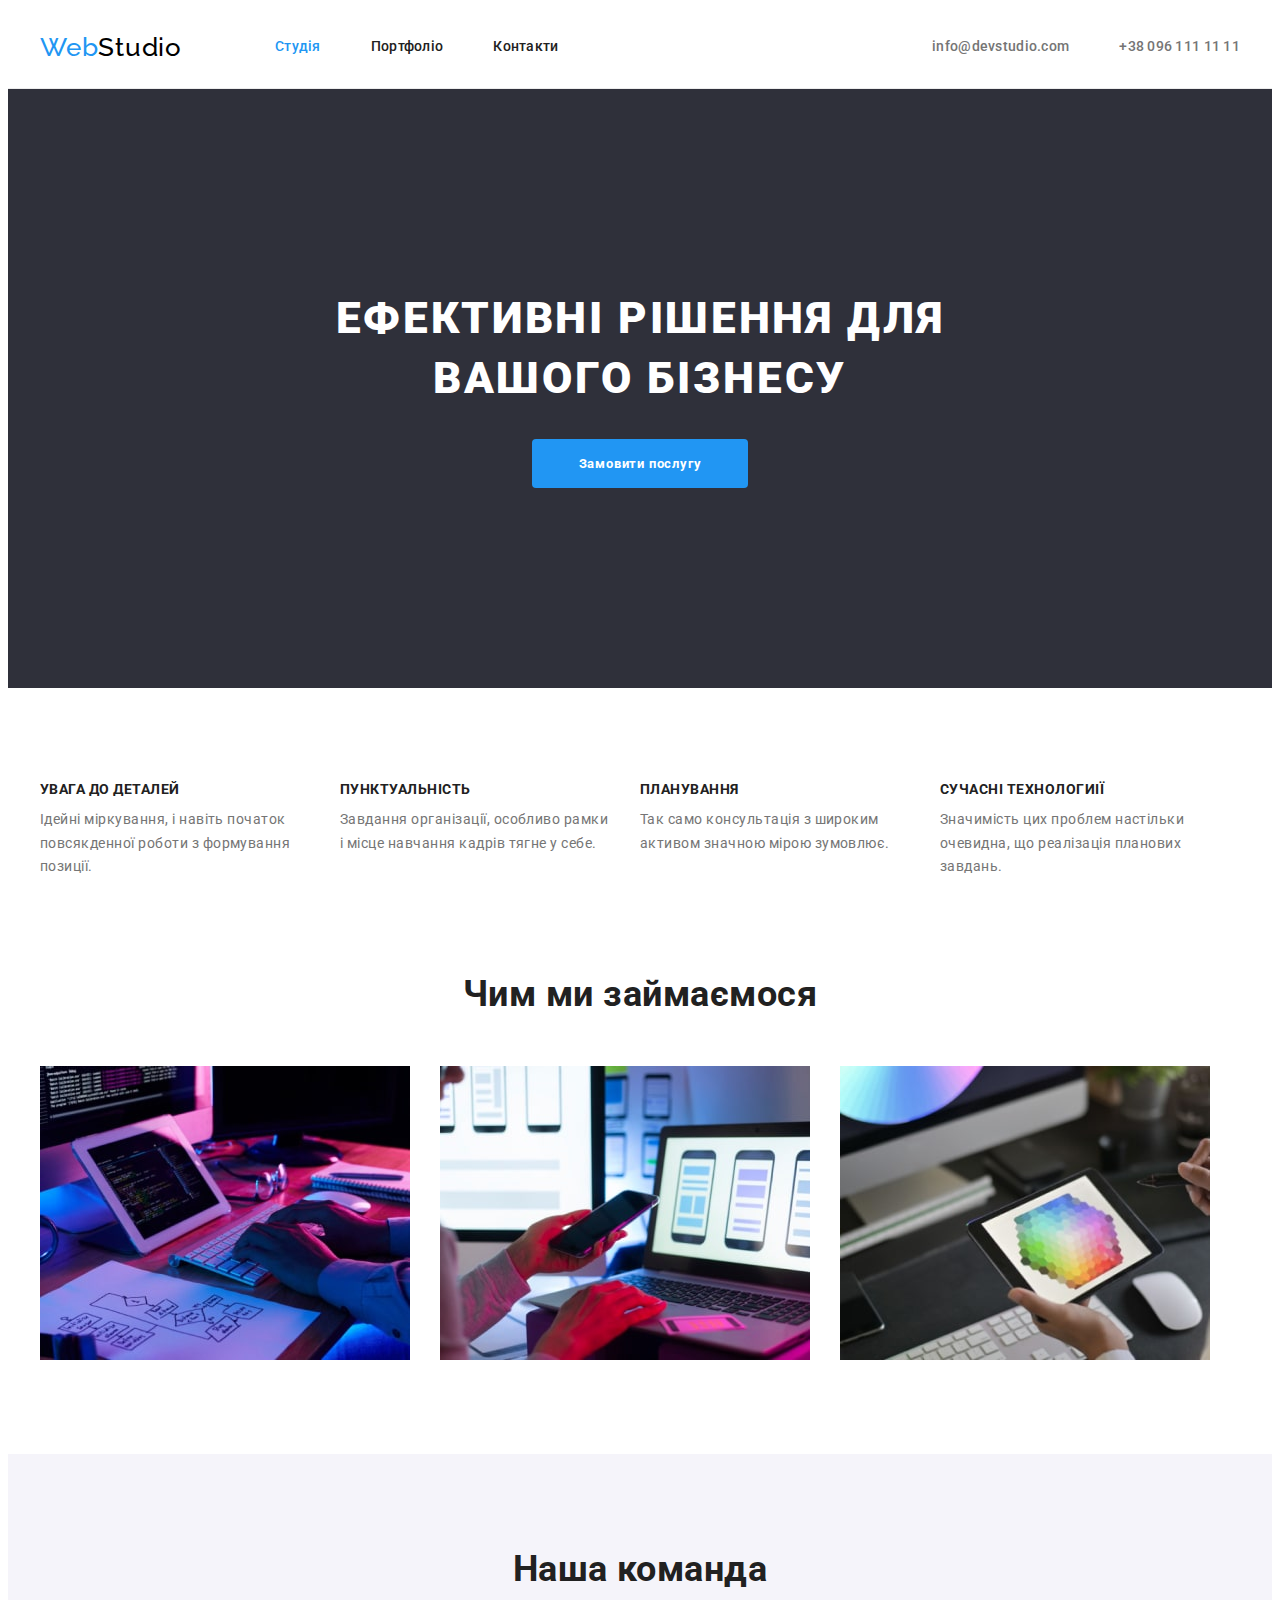
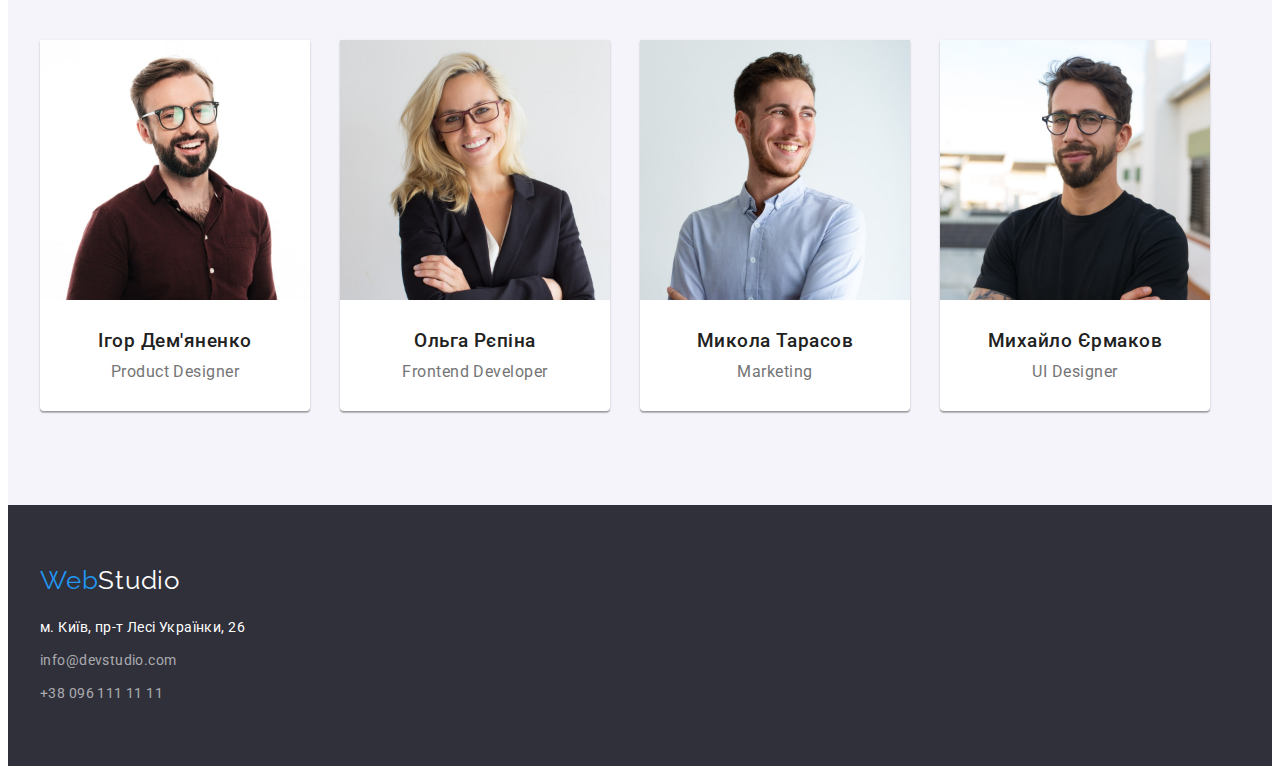
<file: index.html>
<!DOCTYPE html>
<html lang="uk">
  <head>
    <meta charset="UTF-8" />
    <meta http-equiv="X-UA-Compatible" content="IE=edge" />
    <meta name="viewport" content="width=device-width, initial-scale=1.0" />
    <title>Document</title>
    <link rel="preconnect" href="https://fonts.googleapis.com" />
    <link rel="preconnect" href="https://fonts.gstatic.com" crossorigin />

    <link
      href="https://fonts.googleapis.com/css2?family=Raleway:wght@700&family=Roboto:wght@400;500;700;900&display=swap"
      rel="stylesheet"
    />

    <link
      rel="stylesheet"
      href="https://cdnjs.cloudflare.com/ajax/libs/modern-normalize/1.1.0/modern-normalize.min.css"
      integrity="sha512-wpPYUAdjBVSE4KJnH1VR1HeZfpl1ub8YT/NKx4PuQ5NmX2tKuGu6U/JRp5y+Y8XG2tV+wKQpNHVUX03MfMFn9Q=="
      crossorigin="anonymous"
      referrerpolicy="no-referrer"
    />

    <link rel="stylesheet" href="./css/styles.css" />
  </head>

  <body>
    <header class="header">
      <div class="container header-container">
        <a href="" class="logo">Web<span class="header-logo">Studio</span></a>
        <nav>
          <ul class="header-list list">
            <li class="header-item">
              <a href="./index.html" class="link current">Студія</a>
            </li>
            <li class="header-item">
              <a href="./portfolio.html" class="link">Портфоліо</a>
            </li>
            <li class="header-item">
              <a href="" class="link">Контакти</a>
            </li>
          </ul>
        </nav>
        <ul class="header-contacts list">
          <li class="header-item">
            <a href="mailto:info@devstudio.com" class="header-contacts link">info@devstudio.com</a>
          </li>
          <li class="header-item">
            <a href="tel:+380961111111" class="header-contacts link">+38 096 111 11 11</a>
          </li>
        </ul>
      </div>
    </header>

    <main>
      <section class="hero">
        <div class="container">
          <h1 class="hero-title">Ефективні рішення для вашого бізнесу</h1>
          <button type="button" class="hero-btn">Замовити послугу</button>
        </div>
      </section>

      <!-- Особливості -->

      <section class="section">
        <div class="container qualities">
          <h2 class="visually-hidden">Особливості</h2>
          <ul class="qualities">
            <li class="qualities-item">
              <h3 class="qualities-title">Увага до деталей</h3>
              <p class="qualities-text">
                Ідейні міркування, і навіть початок повсякденної роботи з формування позиції.
              </p>
            </li>
            <li class="qualities-item">
              <h3 class="qualities-title">Пунктуальність</h3>
              <p class="qualities-text">
                Завдання організації, особливо рамки і місце навчання кадрів тягне у себе.
              </p>
            </li>
            <li class="qualities-item">
              <h3 class="qualities-title">Планування</h3>
              <p class="qualities-text">
                Так само консультація з широким активом значною мірою зумовлює.
              </p>
            </li>
            <li class="qualities-item">
              <h3 class="qualities-title">Сучасні технологиії</h3>
              <p class="qualities-text">
                Значимість цих проблем настільки очевидна, що реалізація планових завдань.
              </p>
            </li>
          </ul>
        </div>
      </section>

      <!-- Чим ми займаємося -->
      <section class="section work">
        <div class="container work">
          <h2 class="section-title">Чим ми займаємося</h2>
          <ul class="work-list list">
            <li class="work-item">
              <img src="./images/img1.jpg" alt="верстка" width="370" />
            </li>

            <li class="work-item">
              <img src="./images/img2.jpg" alt="розробка додатків" width="370" />
            </li>

            <li class="work-item">
              <img src="./images/img3.jpg" alt="дизайн" width="370" />
            </li>
          </ul>
        </div>
      </section>

      <!-- Команда -->

      <section class="section team">
        <div class="container">
          <h2 class="section-title">Наша команда</h2>
          <ul class="team-list list">
            <li class="team-item">
              <img src="./images/photo1.jpg" alt="Ігор Дем'яненко" width="270" />
              <div class="team-member">
                <h3 class="team-name">Ігор Дем'яненко</h3>
                <p class="team-prof" lang="en">Product Designer</p>
              </div>
            </li>
            <li class="team-item">
              <img src="./images/photo2.jpg" alt="Ольга Рєпіна" width="270" />
              <div class="team-member">
                <h3 class="team-name">Ольга Рєпіна</h3>
                <p class="team-prof" lang="en">Frontend Developer</p>
              </div>
            </li>

            <li class="team-item">
              <img src="./images/photo3.jpg" alt="Микола Тарасов" width="270" />
              <div class="team-member">
                <h3 class="team-name">Микола Тарасов</h3>
                <p class="team-prof" lang="en">Marketing</p>
              </div>
            </li>

            <li class="team-item">
              <img src="./images/photo4.jpg" alt="Михайло Єрмаков" width="270" />
              <div class="team-member">
                <h3 class="team-name">Михайло Єрмаков</h3>
                <p class="team-prof" lang="en">UI Designer</p>
              </div>
            </li>
          </ul>
        </div>
      </section>
    </main>

    <footer class="footer">
      <div class="container">
        <a href="WebStudio" class="logo">Web<span class="footer-logo">Studio</span></a>
        <address>
          <ul class="footer-adress list">
            <li class="footer-adress">
              <a
                href="https://bit.ly/3pXMvUd"
                class="footer-adress link"
                target="_blank"
                rel="noreferrer noopener"
                >м. Київ, пр-т Лесі Українки, 26</a
              >
            </li>
            <li class="footer-adress">
              <a href="mailto:info@devstudio.com" class="footer-contacts link"
                >info@devstudio.com</a
              >
            </li>
            <li class="footer-adress">
              <a href="tel:+380961111111" class="footer-contacts link">+38 096 111 11 11</a>
            </li>
          </ul>
        </address>
      </div>
    </footer>
  </body>
</html>
</file>
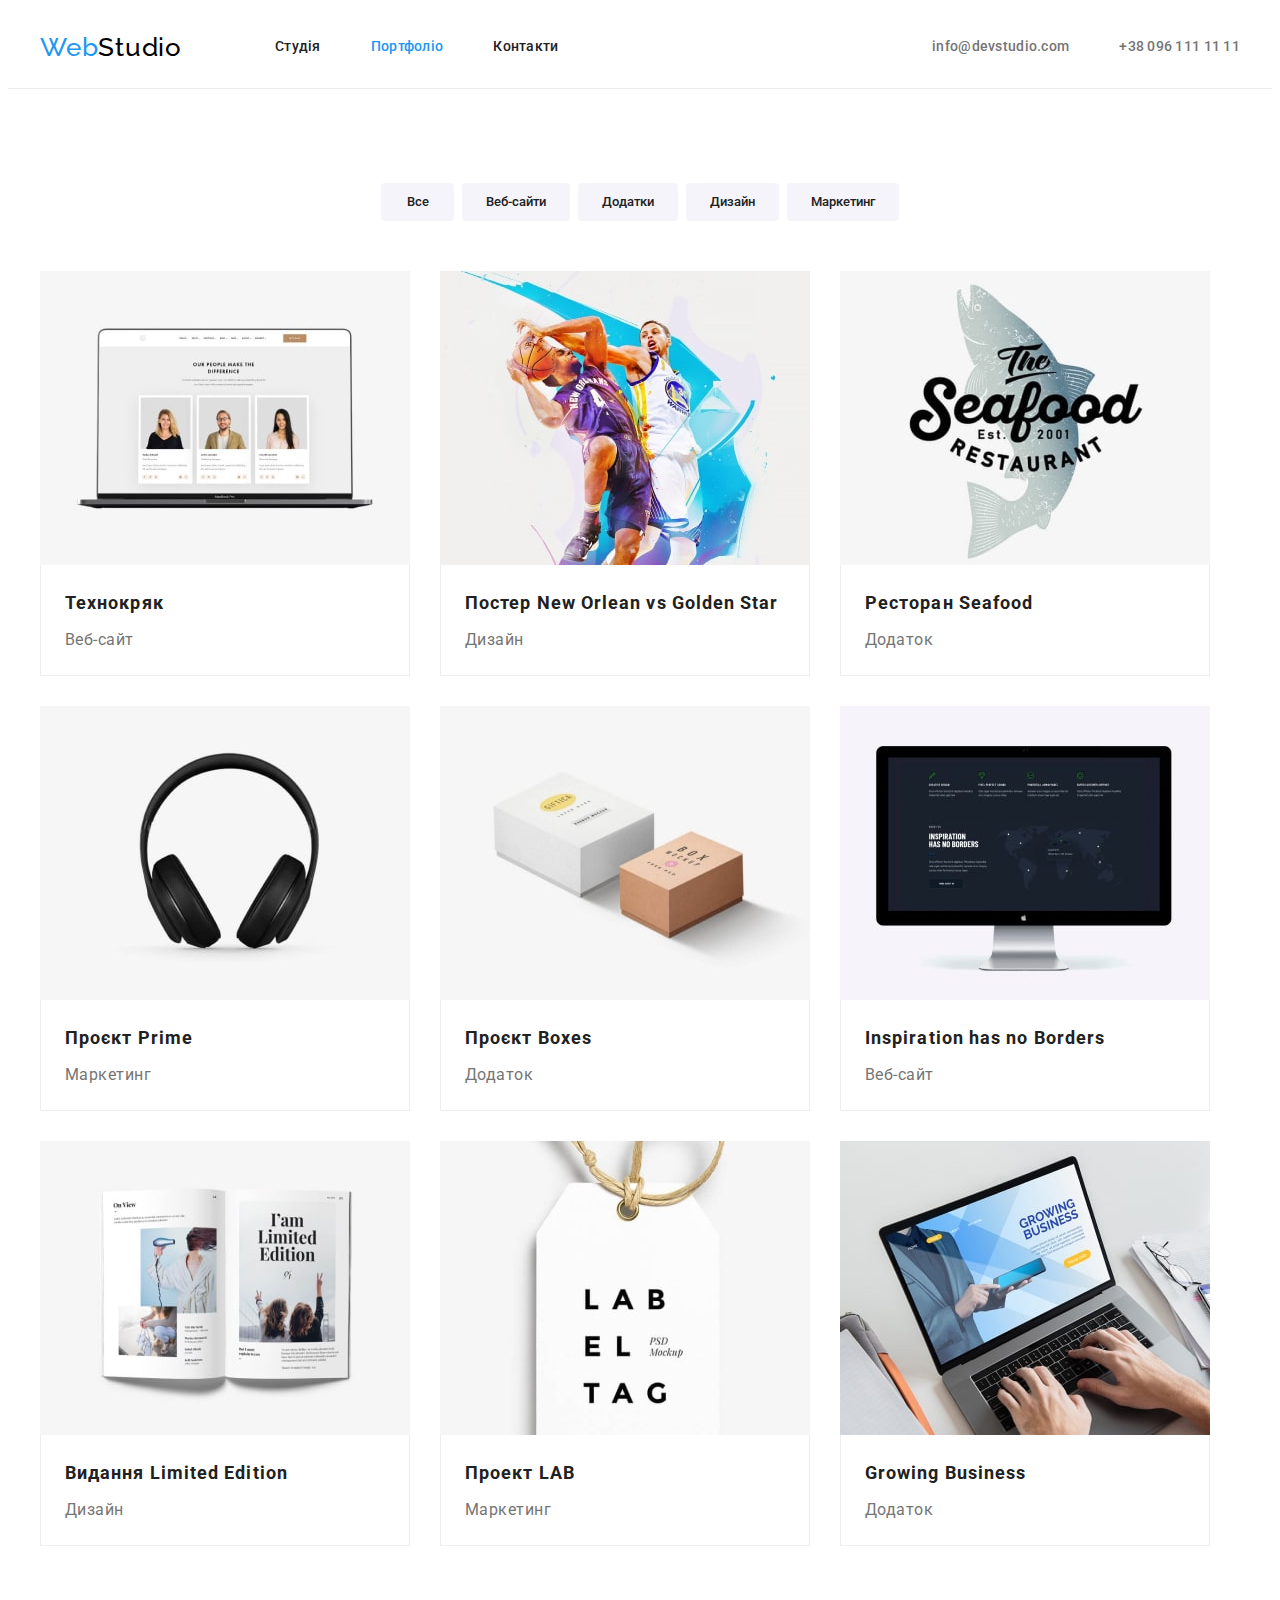
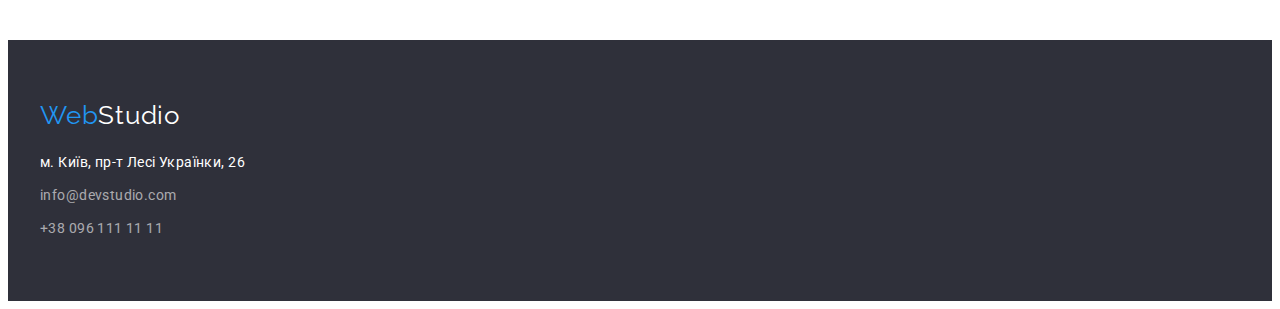
<file: portfolio.html>
<!DOCTYPE html>
<html lang="uk">
  <head>
    <meta charset="UTF-8" />
    <meta http-equiv="X-UA-Compatible" content="IE=edge" />
    <meta name="viewport" content="width=device-width, initial-scale=1.0" />
    <title>Document</title>

    <link rel="preconnect" href="https://fonts.googleapis.com" />
    <link rel="preconnect" href="https://fonts.gstatic.com" crossorigin />
    <link
      href="https://fonts.googleapis.com/css2?family=Raleway:wght@700&family=Roboto:wght@400;500;700;900&display=swap"
      rel="stylesheet"
    />

    <link
      rel="stylesheet"
      href="https://cdnjs.cloudflare.com/ajax/libs/modern-normalize/1.1.0/modern-normalize.min.css"
      integrity="sha512-wpPYUAdjBVSE4KJnH1VR1HeZfpl1ub8YT/NKx4PuQ5NmX2tKuGu6U/JRp5y+Y8XG2tV+wKQpNHVUX03MfMFn9Q=="
      crossorigin="anonymous"
      referrerpolicy="no-referrer"
    />

    <link rel="stylesheet" href="./css/styles.css" />
  </head>

  <body>
    <header class="header">
      <div class="container header-container">
        <a href="" class="logo">Web<span class="header-logo">Studio</span></a>
        <nav>
          <ul class="header-list list">
            <li class="header-item">
              <a href="./index.html" class="link">Студія</a>
            </li>
            <li class="header-item">
              <a href="./portfolio.html" class="link current">Портфоліо</a>
            </li>
            <li class="header-item">
              <a href="" class="link">Контакти</a>
            </li>
          </ul>
        </nav>
        <ul class="header-contacts list">
          <li class="header-item">
            <a href="mailto:info@devstudio.com" class="header-contacts link">info@devstudio.com</a>
          </li>
          <li class="header-item">
            <a href="tel:+380961111111" class="header-contacts link">+38 096 111 11 11</a>
          </li>
        </ul>
      </div>
    </header>

    <main>
      <section class="section">
        <div class="container portfolio">
          <h1 class="visually-hidden">Портфоліо</h1>
          <ul class="potrfolio-buttons">
            <li class="potrfolio-button"><button type="button" class="button">Все</button></li>
            <li class="potrfolio-button">
              <button type="button" class="button">Веб-сайти</button>
            </li>
            <li class="potrfolio-button"><button type="button" class="button">Додатки</button></li>
            <li class="potrfolio-button"><button type="button" class="button">Дизайн</button></li>
            <li class="potrfolio-button">
              <button type="button" class="button">Маркетинг</button>
            </li>
          </ul>

          <ul class="portfolio">
            <li class="portfolio-list">
              <a href="" class="link">
                <img src="./images/pic1.jpg" alt="Notebook" width="370" />
                <div class="portfolio-common">
                  <h2 class="portfolio-title">Технокряк</h2>
                  <p class="portfolio-item">Веб-сайт</p>
                </div>
              </a>
            </li>

            <li class="portfolio-list">
              <a href="" class="link"
                ><img src="./images/pic2.jpg" alt="Basketbol players" width="370" />
                <div class="portfolio-common">
                  <h2 class="portfolio-title">Постер New Orlean vs Golden Star</h2>
                  <p class="portfolio-item">Дизайн</p>
                </div>
              </a>
            </li>

            <li class="portfolio-list">
              <a href="" class="link">
                <img src="./images/pic3.jpg" alt="" width="370" />
                <div class="portfolio-common">
                  <h2 class="portfolio-title">Ресторан Seafood</h2>
                  <p class="portfolio-item">Додаток</p>
                </div>
              </a>
            </li>

            <li class="portfolio-list">
              <a href="" class="link"
                ><img src="./images/pic4.jpg" alt="" width="370" />
                <div class="portfolio-common">
                  <h2 class="portfolio-title">Проєкт Prime</h2>
                  <p class="portfolio-item">Маркетинг</p>
                </div>
              </a>
            </li>

            <li class="portfolio-list">
              <a href="" class="link">
                <img src="./images/pic5.jpg" alt="" width="370" />
                <div class="portfolio-common">
                  <h2 class="portfolio-title">Проєкт Boxes</h2>
                  <p class="portfolio-item">Додаток</p>
                </div>
              </a>
            </li>

            <li class="portfolio-list">
              <a href="" class="link">
                <img src="./images/pic6.jpg" alt="" width="370" />
                <div class="portfolio-common">
                  <h2 class="portfolio-title">Inspiration has no Borders</h2>
                  <p class="portfolio-item">Веб-сайт</p>
                </div>
              </a>
            </li>

            <li class="portfolio-list">
              <a href="" class="link">
                <img src="./images/pic7.jpg" alt="" width="370" />
                <div class="portfolio-common">
                  <h2 class="portfolio-title">Видання Limited Edition</h2>
                  <p class="portfolio-item">Дизайн</p>
                </div>
              </a>
            </li>

            <li class="portfolio-list">
              <a href="" class="link">
                <img src="./images/pic8.jpg" alt="" width="370" />
                <div class="portfolio-common">
                  <h2 class="portfolio-title">Проект LAB</h2>
                  <p class="portfolio-item">Маркетинг</p>
                </div>
              </a>
            </li>

            <li class="portfolio-list">
              <a href="" class="link">
                <img src="./images/pic9.jpg" alt="" width="370" />
                <div class="portfolio-common">
                  <h2 class="portfolio-title">Growing Business</h2>
                  <p class="portfolio-item">Додаток</p>
                </div>
              </a>
            </li>
          </ul>
        </div>
      </section>
    </main>

    <footer class="footer">
      <div class="container">
        <a href="WebStudio" class="logo">Web<span class="footer-logo">Studio</span></a>
        <address>
          <ul>
            <li class="footer-adress">
              <a
                href="https://bit.ly/3pXMvUd"
                class="footer-adress link"
                target="_blank"
                rel="noreferrer noopener"
                >м. Київ, пр-т Лесі Українки, 26</a
              >
            </li>
            <li class="footer-adress">
              <a href="mailto:info@devstudio.com" class="footer-contacts link"
                >info@devstudio.com</a
              >
            </li>
            <li class="footer-adress">
              <a href="tel:+380961111111" class="footer-contacts link">+38 096 111 11 11</a>
            </li>
          </ul>
        </address>
      </div>
    </footer>
  </body>
</html>
</file>
<file: css/styles.css>
:root {
    --primary-text-color: #757575;
    --title-text-color: #212121;
    --accent-color: #2196F3;
    --hero-color: #FFFFFF;
    --logo-color: #000000;
    --hero-background-color: #2F303A;
    --hero-var-background-color:#188CE8;
    --footer-contacts-color: rgba(255, 255, 255, 0.6);
    --primary-bg-color: #F5F4FA;
    --header-background-color: #FFFFFF;
    
}

p, h1, h2, h3, h4, h5, h6 {
    margin: 0;
}

ul {
    margin: 0;
    padding-left: 0;
}

img {
    display: block;
}


body {
    font-family: Roboto, sans-serif;
    color: var(--title-text-color);
    letter-spacing: 0.03em;
     
}

ul {
    list-style: none;
}

.container {
    width: 1200px;
    padding-left: 15px;
    padding-right: 15px;
    margin-left: auto;
    margin-right: auto;

    /* outline: 2px solid red; */
}

/* Header */
.header {
    font-weight: 500;
    font-size: 14px;
    line-height: 1.14;
    letter-spacing: 0.02em;
    background-color: var(--header-background-color);
    border-bottom: 1px solid #ECECEC;
    padding-top: 24px;
    padding-bottom: 25px;


     
}


.header-container {
    display: flex;
    align-items: center;  
}

.logo {
    font-family: Raleway, sans;
    font-size: 26px;
    line-height: 1.19;
    letter-spacing: 0.03em;
    margin-right: 93px;

    color: var(--accent-color);
    text-decoration: none;
}

.header-logo {
    color: var(--logo-color);
    
    
 }

.header .link {
    color: var(--title-text-color);

    text-decoration: none;
    display: block;
}

.header-list.list {
    display: flex;
    
} 

/* .header-list .header-item {
    margin-right: 50px; 
}

.header-list .header-item:last-child {
    margin-right: 0;

} */

.header-list .header-item:not(:last-child) {
    margin-right: 50px; 
}




.header .link.current {
    color: var(--accent-color);

}

.header-contacts.list {
    display: flex;
    margin-left: auto;
}

.header-contacts.link {
    color: var(--primary-text-color);
     
}


.header-contacts.list .header-item + .header-item {
    margin-left: 50px;
}

.link:hover,
.link:focus {
    color: var(--accent-color);
}


/* Hero */
.hero {
    background-color: var(--hero-background-color);
    color: var(--hero-color);

    text-align: center;
    max-height: 600px;
    padding-top: 200px;
    padding-bottom: 200px;

}

.hero-title {
    font-weight: 900;
    font-size: 44px;
    line-height: 1.36;
    letter-spacing: 0.06em;
    text-transform: uppercase;

    max-width: 696px;
    margin: 0 auto;
    margin-bottom: 30px;

}



.hero-btn {
    font-weight: 700;
    line-height: 1.88;
    letter-spacing: 0.06em;
    cursor: pointer;
    font-family: inherit;
    border-radius: 4px;
    border-color: transparent;


    background-color: var(--accent-color);
    color: var(--hero-color);
    min-width: 216px;

    display: block;
    padding: 10px 32px;
    margin: 0 auto;
    

}
.hero-btn:hover,
.hero:focus {
    background-color: var(--hero-var-background-color);
}


/* Особенности */

.visually-hidden {
    position: absolute;
    white-space: nowrap;
    width: 1px;
    height: 1px;
    overflow: hidden;
    border: 0;
    padding: 0;
    clip: rect(0 0 0 0);
    clip-path: inset(50%);
    margin: -1px;
  }

  .container .qualities {
    display: flex;
    flex-wrap: wrap;
    /* align-items: flex-start; */
  }

.qualities {
    align-items: flex-start;
}

.qualities .qualities-item {
    width: 270px;
    margin-right: 30px;
}

.qualities .qualities-item:last-child {
    margin-right: 0px;
}

.qualities-title {
    font-size: 14px;
    line-height: 1.14;
    text-transform: uppercase;

    margin-bottom: 10px;

    text-align: left;
  }

    .qualities-text {
    font-size: 14px;
    line-height: 1.71;
    color: var(--primary-text-color);
    }



    /* Чим ми займаємося */



    .work-list {
        display: flex;
        
    }

    .work-list > .work-item {
        margin-right: 30px;

    }

    .work-item:nth-child(3n) {
        margin-right: 0;
    }

    .work-item > .img {
        display: block;
        max-width: 100%;
        height: auto;
    }


    /* Команда */




/* Section */

.section {
    width: 100%;
    padding-top: 94px;
    padding-bottom: 94px;
}

.section.work {
    padding-top: 0;
}

.section-title {
    font-size: 36px;
    line-height: 1.17;
    text-align: center;
    color: var(--title-text-color); 

    margin-top: 0;
    margin-bottom: 50px;
    
}

.section.team {
    background-color: var(--primary-bg-color);

}

.team-list {
    display: flex;
    flex-wrap: wrap;
    
}

.team-list > .team-item {
    margin-right: 30px;
    box-shadow: 0px 1px 3px rgba(0, 0, 0, 0.12), 0px 1px 1px rgba(0, 0, 0, 0.14), 0px 2px 1px rgba(0, 0, 0, 0.2);
    border-radius: 0px 0px 4px 4px;
    background-color: var(--header-background-color);
}

.team-item:nth-child(4n) {
    margin-right: 0px;
}


.team-name {
    font-weight: 500;
    line-height: 1.19;
    text-align: center;
    margin-bottom: 10px;
}

.team-prof {
    line-height: 1.19;
    text-align: center;

    color: var(--primary-text-color);

}

.team-member {
    padding-top: 30px;
    padding-bottom: 30px;
    padding-left: 5px;
    padding-right: 5px;
}


/* Footer */

.footer {
    background-color: var(--hero-background-color);
    padding-top: 60px;
    padding-bottom: 60px;
 }

 .footer .logo {
    display: block;
    margin-bottom: 20px;
 }

 .footer-logo {
    color: var(--hero-color);
 }





/* .footer-contacts:last-child {
    margin-bottom: 0;
} */

 .footer-adress  {
    
    font-size: 14px;
    line-height: 1.71;
    letter-spacing: 0.03em;
    color: var(--hero-color);
    font-style: normal;
    text-decoration: none;
    margin-bottom: 9px;
    
 }

 .footer-adress:last-child {
    margin-bottom: 0px;
}

 .footer-contacts.link  {
    color: var(--footer-contacts-color);
    text-decoration: none;
 }

/* Buttons */

.button {
    color: var(--title-text-color);
    background-color: var(--primary-bg-color);
    font-family: inherit;

    font-weight: 500;
    line-height: 1.63;
    text-align: center;
    cursor: pointer;
    min-width: 73px;
    border-color: transparent;
    border-radius: 4px;

    display: block;   
    padding: 6px 22px;
}


.button:hover,
.button:focus {
    background-color: var(--accent-color);
    color: var(--hero-color);

}

/* Портфоліо */

.potrfolio-buttons {
    display: flex;
    flex-wrap: wrap;
    justify-content: center;
    margin-bottom: 50px;
    
}

.potrfolio-button:not(:last-child) {
    margin-right: 8px;
}

.portfolio-common {

    padding-top: 20px;
    padding-bottom: 20px;
    padding-left: 24px;
    padding-right: 24px;
}


.portfolio-list .link {
    color: var(--title-text-color);
    text-decoration: none;

} 

.portfolio-title {

    font-size: 18px;
    line-height: 2;
    letter-spacing: 0.06em;
    color: var(--title-text-color);

    margin-bottom: 4px;
}

.portfolio-item {
    line-height: 1.88;
    color: var(--primary-text-color);
}

.container .portfolio {
    display: flex;
    flex-wrap: wrap;

}

.portfolio-list {
    width: 370px;
    margin-right: 30px;
    margin-bottom: 30px;
}
 
.portfolio-list:nth-child(3n) {
    margin-right: 0;
}
.portfolio-list:nth-last-child(-n + 3) {
    margin-bottom: 0;
}   

.portfolio-common {
    padding: 20px 24px;
    border-right: 1px solid #EEEEEE;
    border-bottom:  1px solid #EEEEEE;
    border-left: 1px solid #EEEEEE;
}

.portfolio-img {
    display: block;
    max-width: 100%;
    height: auto;
}
</file>
